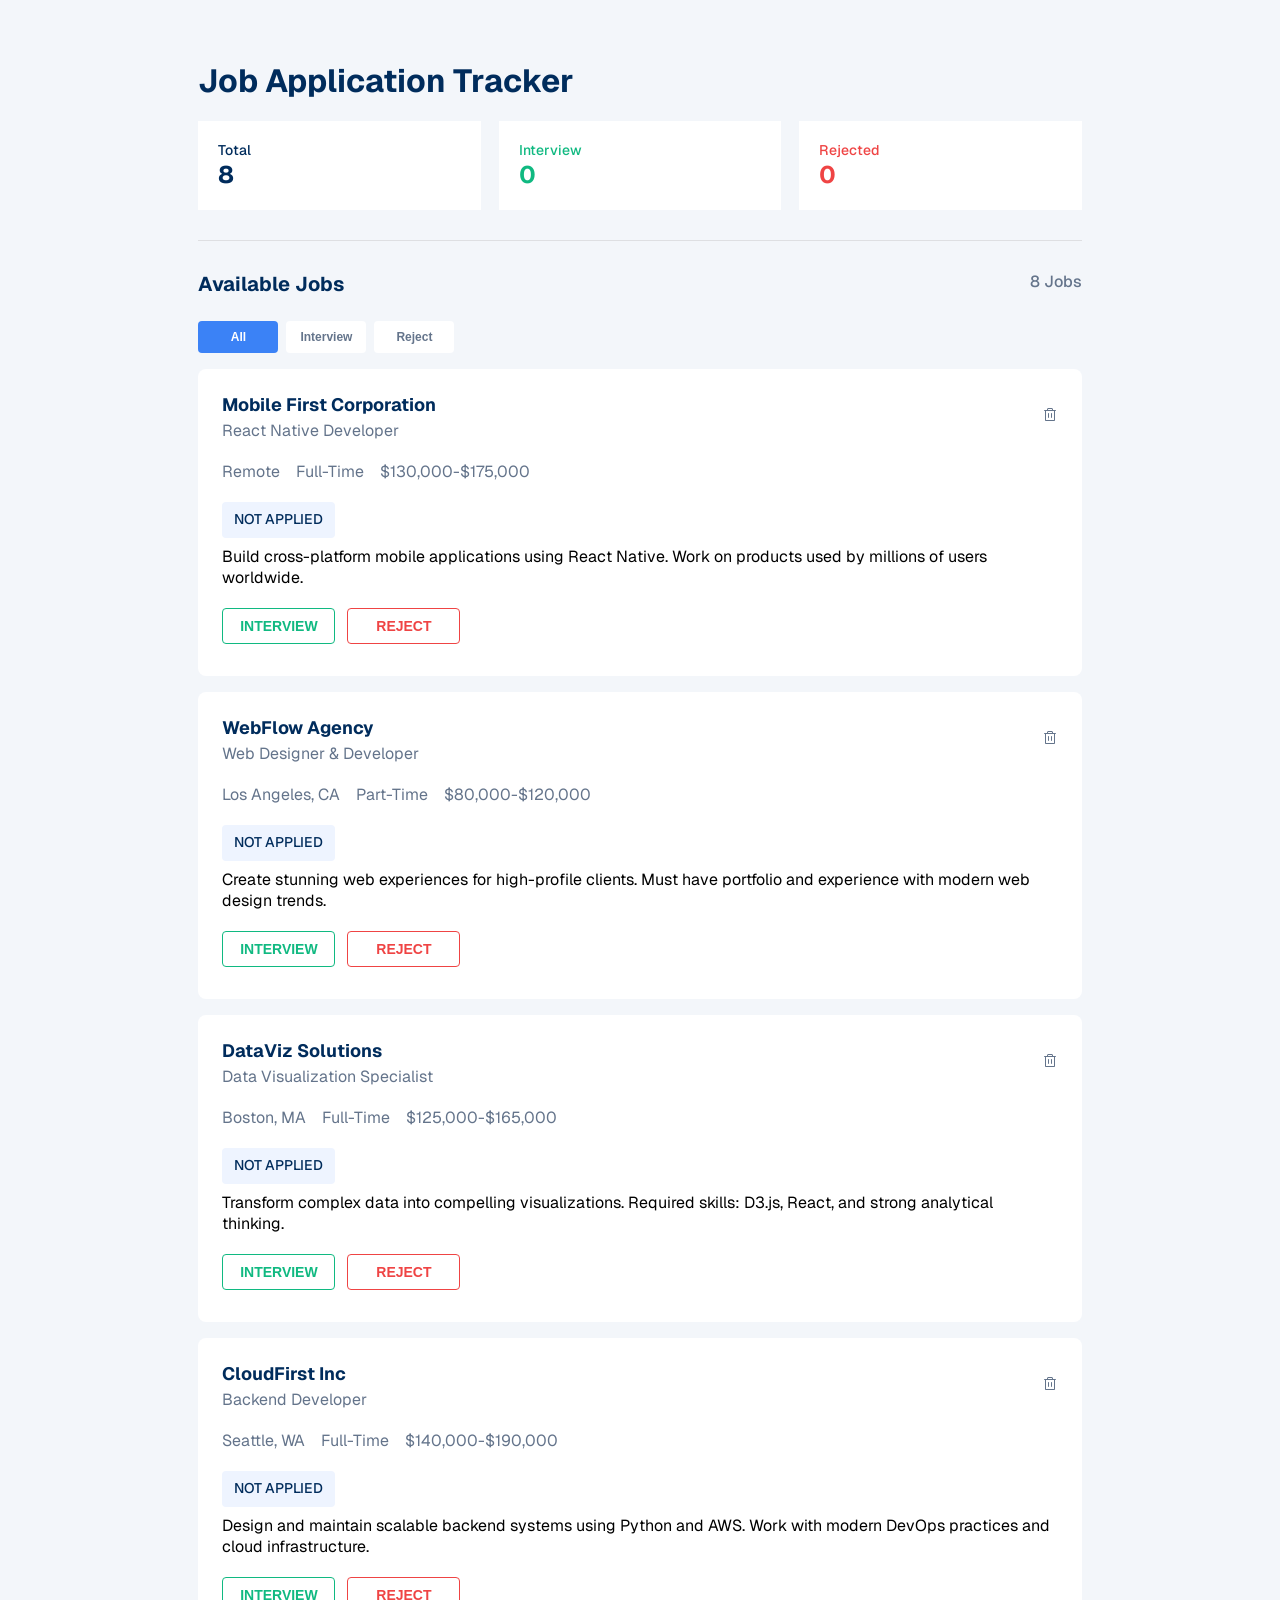
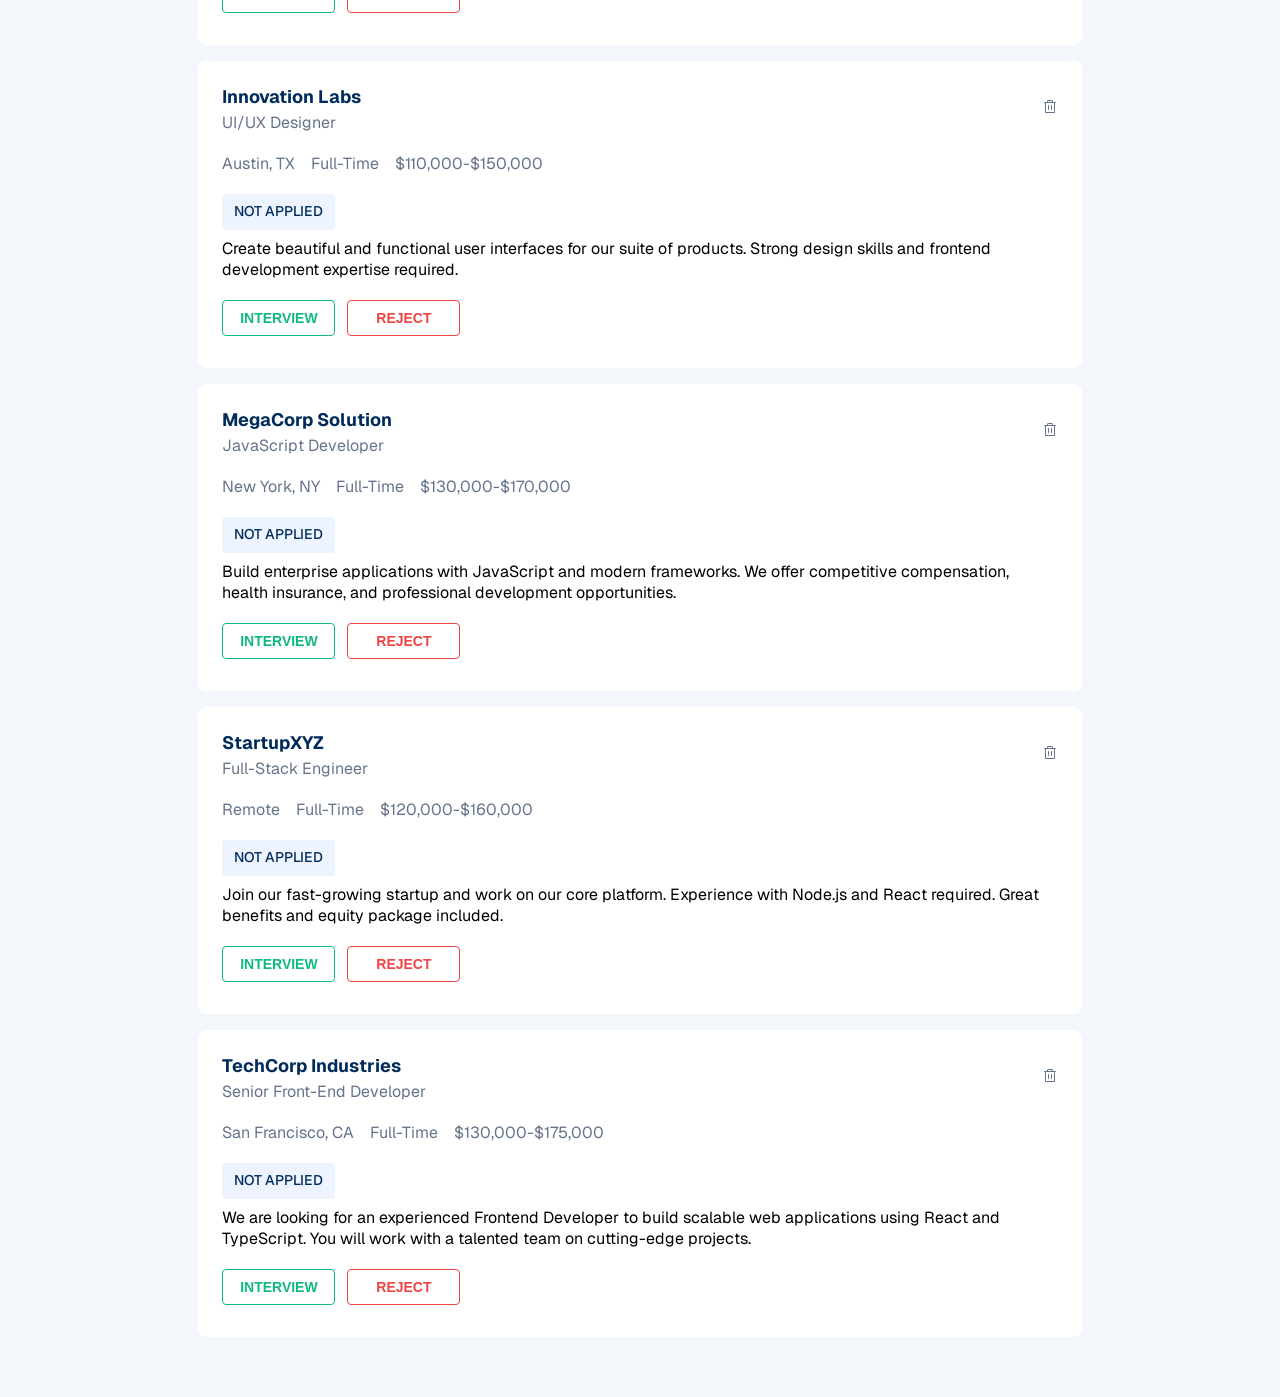
<file: index.html>
<!DOCTYPE html>
<html lang="en">
<head>
    <meta charset="UTF-8">
    <meta name="viewport" content="width=device-width, initial-scale=1.0">
    <link rel="preconnect" href="https://fonts.googleapis.com">
    <link rel="preconnect" href="https://fonts.gstatic.com" crossorigin>
    <link href="https://fonts.googleapis.com/css2?family=Geist:wght@100..900&display=swap" rel="stylesheet">
    <title>Job Application Tracker | PH Assignment-04</title>
    <link rel="stylesheet" href="style.css">
</head>
<body class="geist-font">
    <header>
        <h1>Job Application Tracker</h1>
            <div class="cards-group-header">
                <div class="job-count-card total-card">
                    <p>Total</p>
                    <h2 id="totalCount">8</h2>
                </div>
                <div class="job-count-card interview-card">
                    <p>Interview</p>
                    <h2 id="interviewCount">0</h2>
                </div>
                <div class="job-count-card reject-card">
                    <p>Rejected</p>
                    <h2 id="rejectCount">0</h2>
                </div>
            </div>
    </header>

    <hr>

<section class="main-container">
    <div class="available-jobs-summary">
        <h3>Available Jobs</h3>
        <p>8 Jobs</p>
    </div>
    <!-- Problematic Part -->
    <div class="jobs-list-group">
        <div class="btn-group">
            <button id="all-btn" class="btn-default">All</button>
            <button id="interview-btn">Interview</button>
            <button id="reject-btn">Reject</button>
        </div>
        <!-- All Job Card List -->
        <div class="cards-group-body">
            <!-- Job Card 1 -->
            <div class="job-card">
                    <div class="job-title">
                        <div class="text">
                            <h3>Mobile First Corporation</h3>
                            <p>React Native Developer</p>
                        </div>
                        <div class="dlt-icon">
                            <img class="dlt" src="Trash.svg" alt="">
                        </div>
                    </div>
                    <div class="job-details">
                        <ul>
                            <li>Remote</li>
                            <li>Full-Time</li>
                            <li>$130,000-$175,000</li>
                        </ul>
                    </div>
                    <div class="job-status">
                        <p class="update-status">Not Applied</p>
                        <p>Build cross-platform mobile applications using React Native. Work on products used by millions of users worldwide.</p>
                    </div>
                    <div class="job-action">
                        <button class="accept">Interview</button>
                        <button class="reject">Reject</button>
                    </div>
            </div>
            <!-- Job Card 2 -->
            <div class="job-card">
                    <div class="job-title">
                        <div class="text">
                            <h3>WebFlow Agency</h3>
                            <p>Web Designer & Developer</p>
                        </div>
                        <div class="dlt-icon">
                            <img src="Trash.svg" alt="">
                        </div>
                    </div>
                    <div class="job-details">
                        <ul>
                            <li>Los Angeles, CA</li>
                            <li>Part-Time</li>
                            <li>$80,000-$120,000</li>
                        </ul>
                    </div>
                    <div class="job-status">
                        <p class="update-status">Not Applied</p>
                        <p>Create stunning web experiences for high-profile clients. Must have portfolio and experience with modern web design trends.</p>
                    </div>
                    <div class="job-action">
                        <button class="accept">Interview</button>
                        <button class="reject">Reject</button>
                    </div>
            </div>
            <!-- Job Card 3 -->
            <div class="job-card">
                    <div class="job-title">
                        <div class="text">
                            <h3>DataViz Solutions</h3>
                            <p>Data Visualization Specialist</p>
                        </div>
                        <div class="dlt-icon">
                            <img src="Trash.svg" alt="">
                        </div>
                    </div>
                    <div class="job-details">
                        <ul>
                            <li>Boston, MA</li>
                            <li>Full-Time</li>
                            <li>$125,000-$165,000</li>
                        </ul>
                    </div>
                    <div class="job-status">
                        <p class="update-status">Not Applied</p>
                        <p>Transform complex data into compelling visualizations. Required skills: D3.js, React, and strong analytical thinking.</p>
                    </div>
                    <div class="job-action">
                        <button class="accept">Interview</button>
                        <button class="reject">Reject</button>
                    </div>
            </div>
            <!-- Job Card 4 -->
            <div class="job-card">
                    <div class="job-title">
                        <div class="text">
                            <h3>CloudFirst Inc</h3>
                            <p>Backend Developer</p>
                        </div>
                        <div class="dlt-icon">
                            <img src="Trash.svg" alt="">
                        </div>
                    </div>
                    <div class="job-details">
                        <ul>
                            <li>Seattle, WA</li>
                            <li>Full-Time</li>
                            <li>$140,000-$190,000</li>
                        </ul>
                    </div>
                    <div class="job-status">
                        <p class="update-status">Not Applied</p>
                        <p>Design and maintain scalable backend systems using Python and AWS. Work with modern DevOps practices and cloud infrastructure.</p>
                    </div>
                    <div class="job-action">
                        <button class="accept">Interview</button>
                        <button class="reject">Reject</button>
                    </div>
            </div>
            <!-- Job Card 5 -->
            <div class="job-card">
                    <div class="job-title">
                        <div class="text">
                            <h3>Innovation Labs</h3>
                            <p>UI/UX Designer</p>
                        </div>
                        <div class="dlt-icon">
                            <img src="Trash.svg" alt="">
                        </div>
                    </div>
                    <div class="job-details">
                        <ul>
                            <li>Austin, TX</li>
                            <li>Full-Time</li>
                            <li>$110,000-$150,000</li>
                        </ul>
                    </div>
                    <div class="job-status">
                        <p class="update-status">Not Applied</p>
                        <p>Create beautiful and functional user interfaces for our suite of products. Strong design skills and frontend development expertise required.</p>
                    </div>
                    <div class="job-action">
                        <button class="accept">Interview</button>
                        <button class="reject">Reject</button>
                    </div>
            </div>
            <!-- Job Card 6 -->
            <div class="job-card">
                    <div class="job-title">
                        <div class="text">
                            <h3>MegaCorp Solution</h3>
                            <p>JavaScript Developer</p>
                        </div>
                        <div class="dlt-icon">
                            <img src="Trash.svg" alt="">
                        </div>
                    </div>
                    <div class="job-details">
                        <ul>
                            <li>New York, NY</li>
                            <li>Full-Time</li>
                            <li>$130,000-$170,000</li>
                        </ul>
                    </div>
                    <div class="job-status">
                        <p class="update-status">Not Applied</p>
                        <p>Build enterprise applications with JavaScript and modern frameworks. We offer competitive compensation, health insurance, and professional development opportunities.</p>
                    </div>
                    <div class="job-action">
                        <button class="accept">Interview</button>
                        <button class="reject">Reject</button>
                    </div>
            </div>
            <!-- Job Card 7 -->
            <div class="job-card">
                    <div class="job-title">
                        <div class="text">
                            <h3>StartupXYZ</h3>
                            <p>Full-Stack Engineer</p>
                        </div>
                        <div class="dlt-icon">
                            <img src="Trash.svg" alt="">
                        </div>
                    </div>
                    <div class="job-details">
                        <ul>
                            <li>Remote</li>
                            <li>Full-Time</li>
                            <li>$120,000-$160,000</li>
                        </ul>
                    </div>
                    <div class="job-status">
                        <p class="update-status">Not Applied</p>
                        <p>Join our fast-growing startup and work on our core platform. Experience with Node.js and React required. Great benefits and equity package included.</p>
                    </div>
                    <div class="job-action">
                        <button class="accept">Interview</button>
                        <button class="reject">Reject</button>
                    </div>
            </div>
            <!-- Job Card 8 -->
            <div class="job-card">
                    <div class="job-title">
                        <div class="text">
                            <h3>TechCorp Industries</h3>
                            <p>Senior Front-End Developer</p>
                        </div>
                        <div class="dlt-icon">
                            <img src="Trash.svg" alt="">
                        </div>
                    </div>
                    <div class="job-details">
                        <ul>
                            <li>San Francisco, CA</li>
                            <li>Full-Time</li>
                            <li>$130,000-$175,000</li>
                        </ul>
                    </div>
                    <div class="job-status">
                        <p class="update-status">Not Applied</p>
                        <p>We are looking for an experienced Frontend Developer to build scalable web applications using React and TypeScript. You will work with a talented team on cutting-edge projects.</p>
                    </div>
                    <div class="job-action">
                        <button class="accept">Interview</button>
                        <button class="reject">Reject</button>
                    </div>
            </div>
        </div>
    </div>
</section>

    <script src="script.js"></script>
</body>
</html>
</file>
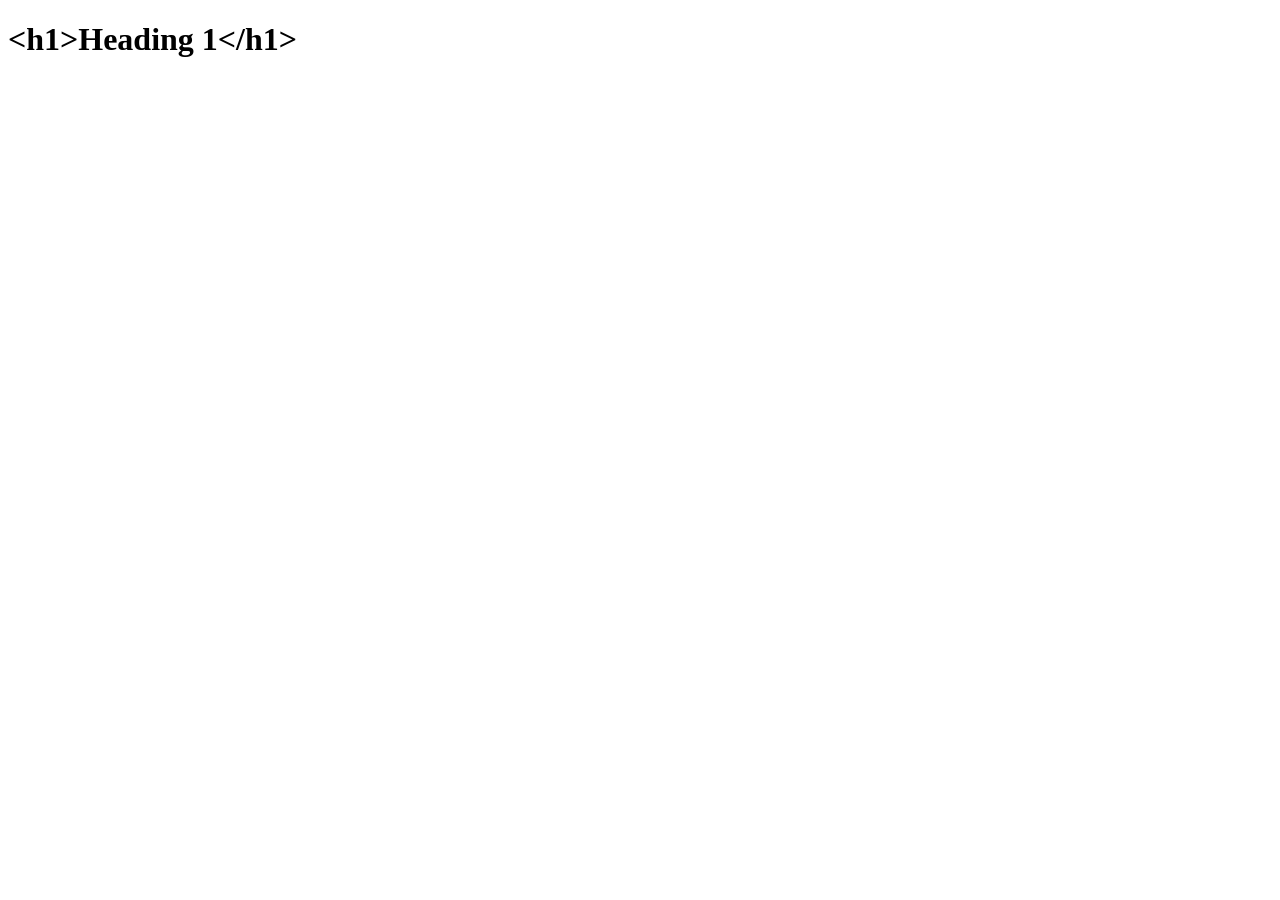
<file: test.html>
<!DOCTYPE html>
<html lang="en">
<head>
    <meta charset="UTF-8">
    <meta name="viewport" content="width=device-width, initial-scale=1.0">
    <title>Document</title>
</head>
<body>
    <h1 class="heading">Hello World</h1>

    <script src="test.js"></script>
</body>
</html>
</file>
<file: style.css>
*{
    margin: 0; padding: 0; box-sizing: border-box;
}
.geist-font {
    font-family: "Geist", sans-serif; font-optical-sizing: auto; background-color: #f3f6fa;
}
/* Must needed (default) */

/* Header Section Design Start */
header{
    width: 69%; max-width: 1110px; margin: 0 auto; margin-top: 60px;
}
header h1 {
    color: #002C5C; font-size: 32px;
}
.cards-group-header{
    display: flex; margin-top: 20px; justify-content: space-between; gap: 16px;
}
.job-count-card{
    padding: 20px; width: 32%; background-color: #FFFFFF;
}
.job-count-card h2{
    font-size: 24px;
}
.job-count-card p{
    font-size: 14px; font-weight: 500;
}
.total-card{
    color: #002C5C;
}
.interview-card{
    color: #10B981;
}
.reject-card{
    color: #EF4444;
}
/* Header Section Design End */

hr{
    width: 69%; max-width: 1110px; margin: 0 auto; margin-top: 30px; margin-bottom: 30px; border: none; border-top: 1px solid #dedfe2
}

.main-container{
    width: 69%; max-width: 1110px; margin: 0 auto;
}

/* Available Jobs Count Part */
.available-jobs-summary{
    display: flex; justify-content: space-between; margin-bottom: 24px;
}
.available-jobs-summary h3{
    font-size: 20px; color: #002C5C;
}
.available-jobs-summary p{
    font-size: 16px; font-weight: 500; color: #64748B;
}

/* Tab Toggle Button Part */
.btn-group{
    display: flex; gap: 8px;
}
.btn-group button{
    padding: 8px 12px; font-size: 12px; font-weight: 600; width: 80px; height: 32px; border: none; border-radius: 4px; color: #64748B; background-color: #FFFFFF;
}
.btn-group .btn-default{
    background-color: #3B82F6; color: #FFFFFF;
}
.jobs-list-group{
    display: flex; flex-direction: column; gap: 16px; margin-bottom: 60px;
}

.cards-group-body{
    display: flex;
    flex-direction: column;
    gap: 16px;
}
.job-card{
    background-color: #FFFFFF; padding: 24px; display: flex; flex-direction: column; gap: 20px; border-radius: 8px;
}
.job-title{
    display: flex; justify-content: space-between; align-items: center;
}
.job-title h3{
    font-size: 18px; color: #002C5C; margin-bottom: 4px;
}
.job-title p{
    font-size: 16px; color: #64748B;
}
.job-details ul{
    list-style-type: none; display: flex; gap: 16px; color: #64748B;
}
.update-status, .job-action button{
    text-transform: uppercase; padding: 8px 12px; border-radius: 4px; background-color: #eef4ff; color: #002C5C; width: 113px; height: 36px; font-size: 14px; font-weight: 500; margin-bottom: 8px; text-align: center;
}
.job-action .accept{
    color: #10B981; background-color: #FFFFFF; border: 1px solid #10B981; cursor: pointer; margin-right: 8px; font-weight: 600;
}
.job-action .reject{
    color: #EF4444; background-color: #FFFFFF; border: 1px solid #EF4444; cursor: pointer; font-weight: 600;
}
/* Confirmed */


/* Placeholder Content */

.placeholder-content{
    width: 100%;
    height: 400px;
    margin: 0 auto;
    padding: 60px 40px;
    display: flex;
    flex-direction: column;
    justify-content: center;
    align-items: center;
    gap: 20px;
    background-color: #FFFFFF;
    color: #002C5C;
}

.placeholder-content p{
    color: #64748B;
}


/* Mobile Responsive Code */
@media screen and (max-width: 576px) {
 
    header, .main-container {
        width: 100%; padding-left: 16px; padding-right: 16px; box-sizing: border-box;
    }
 
    hr {
        width: calc(100% - 32px);
    }
 
    header {
        margin-top: 32px;
    }
 
    header h1 {
        font-size: 24px;
    }
 
    .job-count-card {
        flex: 1; width: auto; padding: 14px 10px;
    }
 
    .job-count-card h2 {
        font-size: 20px;
    }
 
    .job-count-card p {
        font-size: 12px;
    }
 
    .available-jobs-summary h3 {
        font-size: 17px;
    }
 
    .available-jobs-summary p {
        font-size: 14px;
    }
 
    .job-card {
        padding: 16px; gap: 14px;
    }
 
    .job-title h3 {
        font-size: 16px;
    }
 
    .job-title p {
        font-size: 14px;
    }
 
    .job-details ul {
        flex-wrap: wrap; gap: 8px; font-size: 13px;
    }
 
    .update-status, .job-action button {
        width: auto; min-width: 90px; font-size: 12px; padding: 6px 10px; height: auto;
    }
 
    .job-action {
        display: flex; flex-wrap: wrap; gap: 8px;
    }
 
    .job-action .accept {
        margin-right: 0;
    }
 
    .placeholder-content {
        height: auto; padding: 40px 20px;
    }
}
</file>
